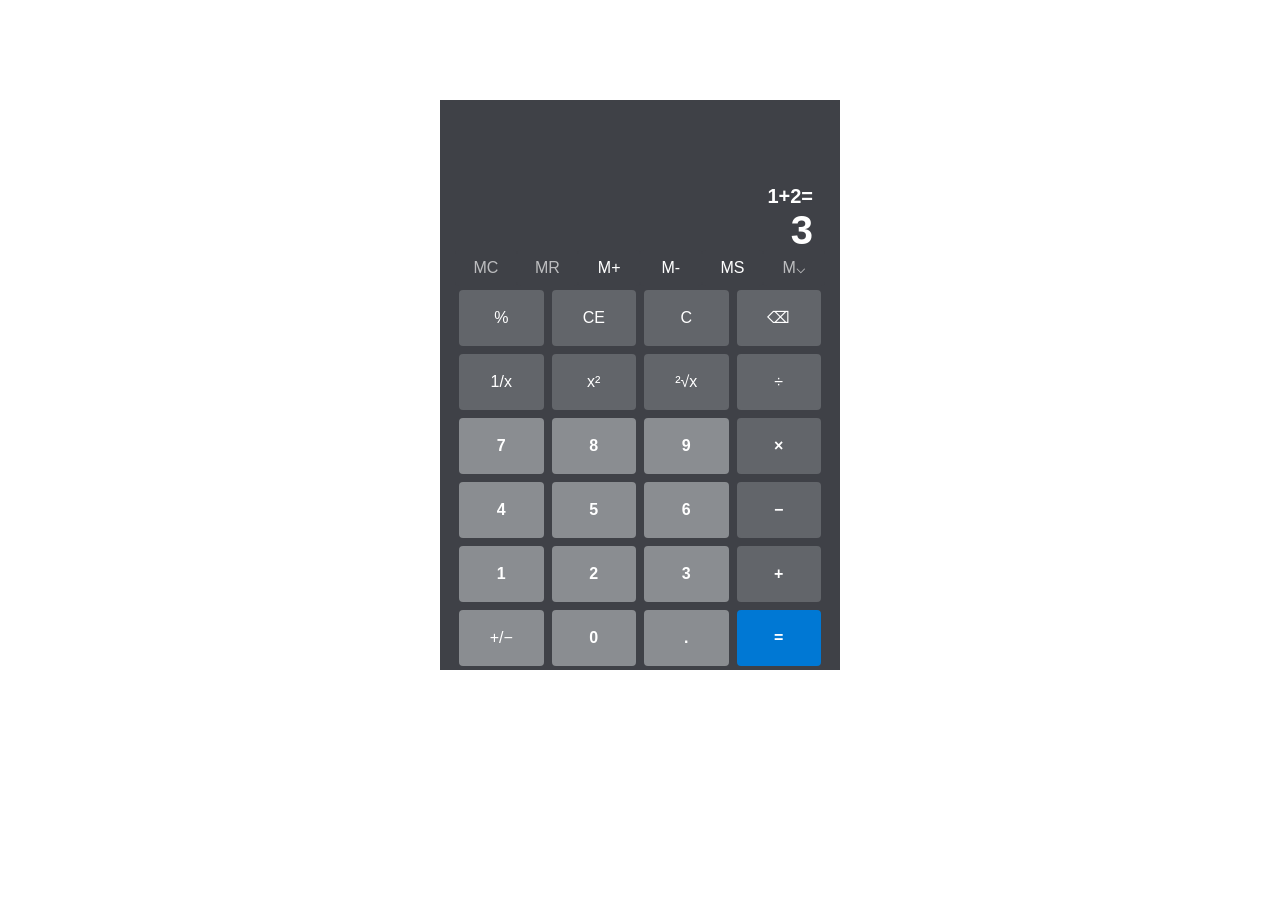
<file: index.html>
<!DOCTYPE html>
<html lang="vi">
<head>
  <meta charset="UTF-8">
  <meta name="viewport" content="width=device-width, initial-scale=1.0">
  <title>Calculator</title>
  <link rel="stylesheet"
        href="https://stackpath.bootstrapcdn.com/bootstrap/4.3.1/css/bootstrap.min.css"
        integrity="sha384-ggOyR0iXCbMQv3Xipma34MD+dH/1fQ784/j6cY/iJTQUOhcWr7x9JvoRxT2MZw1T"
        crossorigin="anonymous">
  <link rel="stylesheet" href="style.css">
  <script src="react.js" defer></script>
</head>
<body><div class="container">
      <section>
        <div class="flex">
          <div class="box1">1+2=</div>
          <div class="box2">3</div>
        </div>
      </section>
    <section class="row no-gutters">
      <div class="col-2"><button type="button" class="btn memory-button btn-block" disabled>MC</button></div>
      <div class="col-2"><button type="button" class="btn memory-button btn-block" disabled>MR</button></div>
      <div class="col-2"><button type="button" class="btn memory-button btn-block" >M+</button></div>
      <div class="col-2"><button type="button" class="btn memory-button btn-block" >M-</button></div>
      <div class="col-2"><button type="button" class="btn memory-button btn-block" >MS</button></div>
      <div class="col-2"><button type="button" class="btn memory-button btn-block" disabled>M⌵</button></div>
    </section>
    
    <section class="row no-gutters">
      <div class="col-3 p-1"><button type="button" class="btn calculator-button emphasized-button btn-block py-3">%</button></div>
      <div class="col-3 p-1"><button type="button" class="btn calculator-button emphasized-button btn-block py-3">CE</button></div>
      <div class="col-3 p-1"><button type="button" class="btn calculator-button emphasized-button btn-block py-3">C</button></div>
      <div class="col-3 p-1"><button type="button" class="btn calculator-button emphasized-button btn-block py-3">⌫</button></div>

      <div class="col-3 p-1"><button type="button" class="btn calculator-button emphasized-button btn-block py-3">1/x</button></div>
      <div class="col-3 p-1"><button type="button" class="btn calculator-button emphasized-button btn-block py-3">x²</button></div>
      <div class="col-3 p-1"><button type="button" class="btn calculator-button emphasized-button btn-block py-3">²√x</button></div>
      <div class="col-3 p-1"><button type="button" class="btn calculator-button emphasized-button btn-block py-3">÷</button></div>

      <div class="col-3 p-1"><button type="button" class="btn calculator-button btn-block py-3 font-weight-bold">7</button></div>
      <div class="col-3 p-1"><button type="button" class="btn calculator-button btn-block py-3 font-weight-bold">8</button></div>
      <div class="col-3 p-1"><button type="button" class="btn calculator-button btn-block py-3 font-weight-bold">9</button></div>
      <div class="col-3 p-1"><button type="button" class="btn calculator-button emphasized-button btn-block py-3 font-weight-bold">×</button></div>

      <div class="col-3 p-1"><button type="button" class="btn calculator-button btn-block py-3 font-weight-bold">4</button></div>
      <div class="col-3 p-1"><button type="button" class="btn calculator-button btn-block py-3 font-weight-bold">5</button></div>
      <div class="col-3 p-1"><button type="button" class="btn calculator-button btn-block py-3 font-weight-bold">6</button></div>
      <div class="col-3 p-1"><button type="button" class="btn calculator-button emphasized-button btn-block py-3 font-weight-bold">−</button></div>

      <div class="col-3 p-1"><button type="button" class="btn calculator-button btn-block py-3 font-weight-bold">1</button></div>
      <div class="col-3 p-1"><button type="button" class="btn calculator-button btn-block py-3 font-weight-bold">2</button></div>
      <div class="col-3 p-1"><button type="button" class="btn calculator-button btn-block py-3 font-weight-bold">3</button></div>
      <div class="col-3 p-1"><button type="button" class="btn calculator-button emphasized-button btn-block py-3 font-weight-bold">+</button></div>

      <div class="col-3 p-1"><button type="button" class="btn calculator-button btn-block py-3">+/−</button></div>
      <div class="col-3 p-1"><button type="button" class="btn calculator-button btn-block py-3 font-weight-bold">0</button></div>
      <div class="col-3 p-1"><button type="button" class="btn calculator-button btn-block py-3 font-weight-bold">.</button></div>
      <div class="col-3 p-1"><button type="button" class="btn equals-button btn-block py-3 font-weight-bold">=</button></div>
    </section>
    </div>
</body>
</html>
</file>
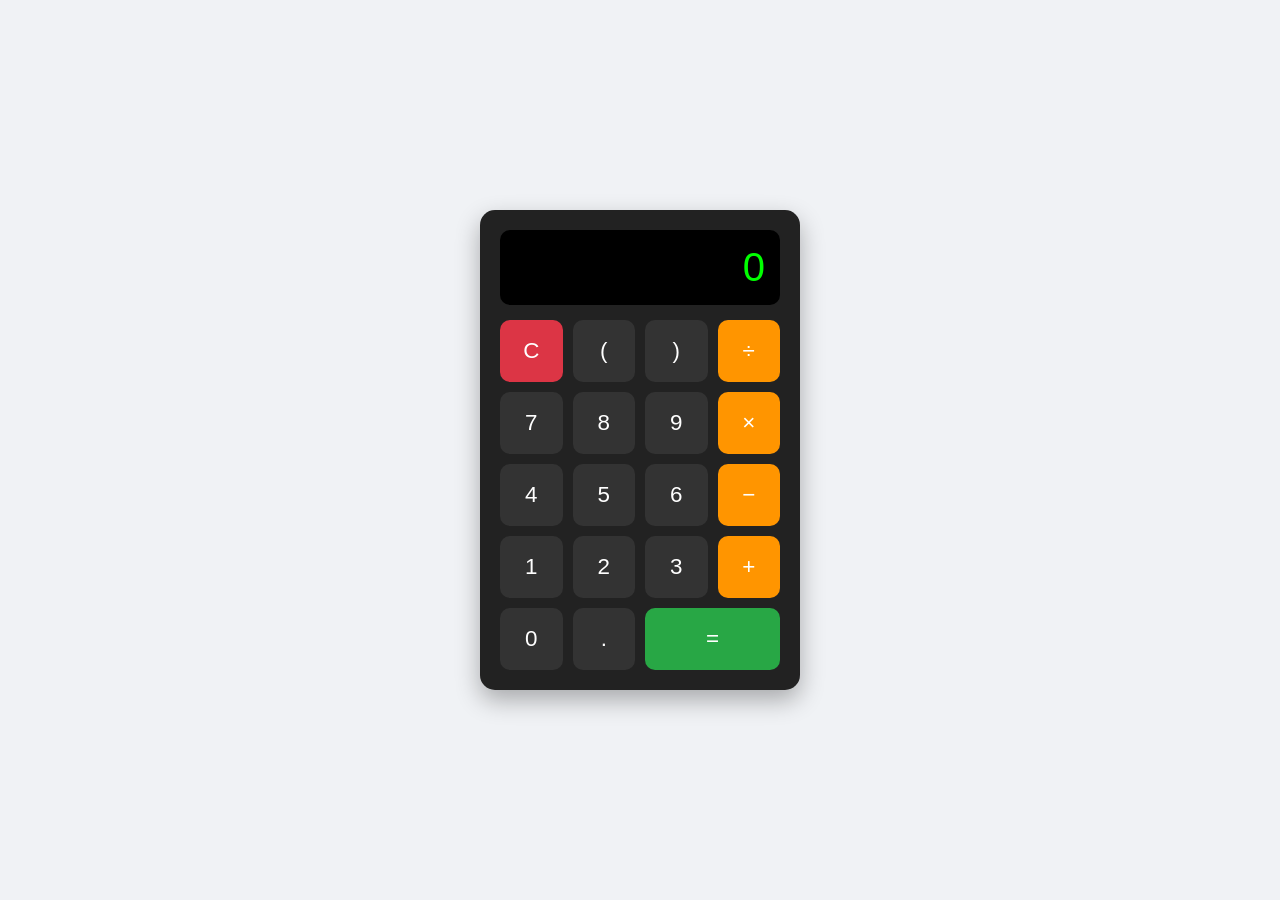
<file: suabaitaptl1.html>
<!DOCTYPE html>
<html lang="vi">
<head>
    <meta charset="UTF-8">
    <meta name="viewport" content="width=device-width, initial-scale=1.0">
    <title>Máy tính đơn giản</title>
    <style>
        /* ===== CSS - Làm đẹp giao diện ===== */
        * {
            margin: 0;
            padding: 0;
            box-sizing: border-box;
            font-family: Arial, sans-serif;
        }

        body {
            background-color: #f0f2f5;
            display: flex;
            justify-content: center;
            align-items: center;
            min-height: 100vh;
        }

        .calculator {
            background-color: #222;
            padding: 20px;
            border-radius: 15px;
            box-shadow: 0 10px 25px rgba(0, 0, 0, 0.3);
            width: 320px;
        }

        /* Màn hình hiển thị */
        .display {
            background-color: #000;
            color: #0f0;
            font-size: 2.5rem;
            text-align: right;
            padding: 15px;
            border-radius: 10px;
            margin-bottom: 15px;
            min-height: 70px;
            overflow: hidden;
        }

        /* Lưới các nút */
        .buttons {
            display: grid;
            grid-template-columns: repeat(4, 1fr);
            gap: 10px;
        }

        button {
            padding: 18px;
            font-size: 1.4rem;
            border: none;
            border-radius: 10px;
            cursor: pointer;
            transition: 0.2s;
            background-color: #333;
            color: white;
        }

        button:hover {
            background-color: #555;
        }

        button:active {
            transform: scale(0.95);
        }

        /* Nút đặc biệt */
        .operator {
            background-color: #ff9500;
        }

        .operator:hover {
            background-color: #e08600;
        }

        .equal {
            background-color: #28a745;
            grid-column: span 2; /* Nút = chiếm 2 cột */
        }

        .equal:hover {
            background-color: #218838;
        }

        .clear {
            background-color: #dc3545;
        }

        .clear:hover {
            background-color: #c82333;
        }
    </style>
</head>
<body>

    <div class="calculator">
        <!-- Màn hình hiển thị -->
        <div class="display" id="display">0</div>

        <!-- Các nút -->
        <div class="buttons">
            <button class="clear" onclick="clearDisplay()">C</button>
            <button onclick="appendToDisplay('(')">(</button>
            <button onclick="appendToDisplay(')')">)</button>
            <button class="operator" onclick="appendToDisplay('/')">÷</button>

            <button onclick="appendToDisplay('7')">7</button>
            <button onclick="appendToDisplay('8')">8</button>
            <button onclick="appendToDisplay('9')">9</button>
            <button class="operator" onclick="appendToDisplay('*')">×</button>

            <button onclick="appendToDisplay('4')">4</button>
            <button onclick="appendToDisplay('5')">5</button>
            <button onclick="appendToDisplay('6')">6</button>
            <button class="operator" onclick="appendToDisplay('-')">−</button>

            <button onclick="appendToDisplay('1')">1</button>
            <button onclick="appendToDisplay('2')">2</button>
            <button onclick="appendToDisplay('3')">3</button>
            <button class="operator" onclick="appendToDisplay('+')">+</button>

            <button onclick="appendToDisplay('0')">0</button>
            <button onclick="appendToDisplay('.')">.</button>
            <button class="equal" onclick="calculate()">=</button>
        </div>
    </div>

    <script>
        // ===== JAVASCRIPT - Xử lý logic =====

        // Lấy phần tử hiển thị
        const display = document.getElementById("display");

        // Hàm thêm số/toán tử vào màn hình
        function appendToDisplay(value) {
            // Nếu đang hiển thị 0 thì xóa 0 đi
            if (display.innerText === "0" && value !== ".") {
                display.innerText = value;
            } else {
                display.innerText += value;
            }
        }

        // Hàm xóa hết (nút C)
        function clearDisplay() {
            display.innerText = "0";
        }

        // Hàm tính kết quả (nút =)
        function calculate() {
            try {
                // Dùng hàm eval() để tính biểu thức
                // Lưu ý: eval khá nguy hiểm trong thực tế, nhưng với bài học cơ bản thì ổn
                let result = eval(display.innerText);
                display.innerText = result;
            } catch (error) {
                display.innerText = "Lỗi";
            }
        }
    </script>

</body>
</html>
</file>
<file: style.css>
.flex{
    display: flex;
    justify-content: flex-end;
    flex-direction: column;
    align-items: flex-end;
    height: 150px;        
    padding-right: 12px;
}
.box1{
    color: #fff;
    font-size: 20px;
    font-weight: 700;
    line-height: 1;
    margin-bottom: 4px;
}
.box2{
    color: #fff;
    font-size: 40px;
    font-weight: 700;
    line-height: 1;
}
.container{
    background-color: #3f4147;
    width: 400px;
    margin: 0 auto;
    margin-top: 100px;  
}
.btn {
    color: #fff;
    border: none;
}

.btn:hover,
.btn:active,
.btn:focus{
    color: #fff;
    box-shadow: none !important;
    outline: none;
}
.memory-button {
    background-color: #3f4147;
}
.memory-button:hover{
    background-color: #62656a;
}
.memory-button:active{
    background-color: #505358;
}

.calculator-button {
    background-color: #8a8d91;
}
.calculator-button:hover{
    background-color: #62656a;}
.calculator-button:active{
    background-color: #505358;
}
.emphasized-button {
    background-color: #62656a;
}
.emphasized-button:hover{
    background-color: #777a80;}
.emphasized-button:active{
    background-color: #505358;
}
.equals-button {
    background-color: #0078d4;
}
.equals-button:hover,
.equals-button:active,
.equals-button:focus {
    background-color: #1084e3;
}
</file>
